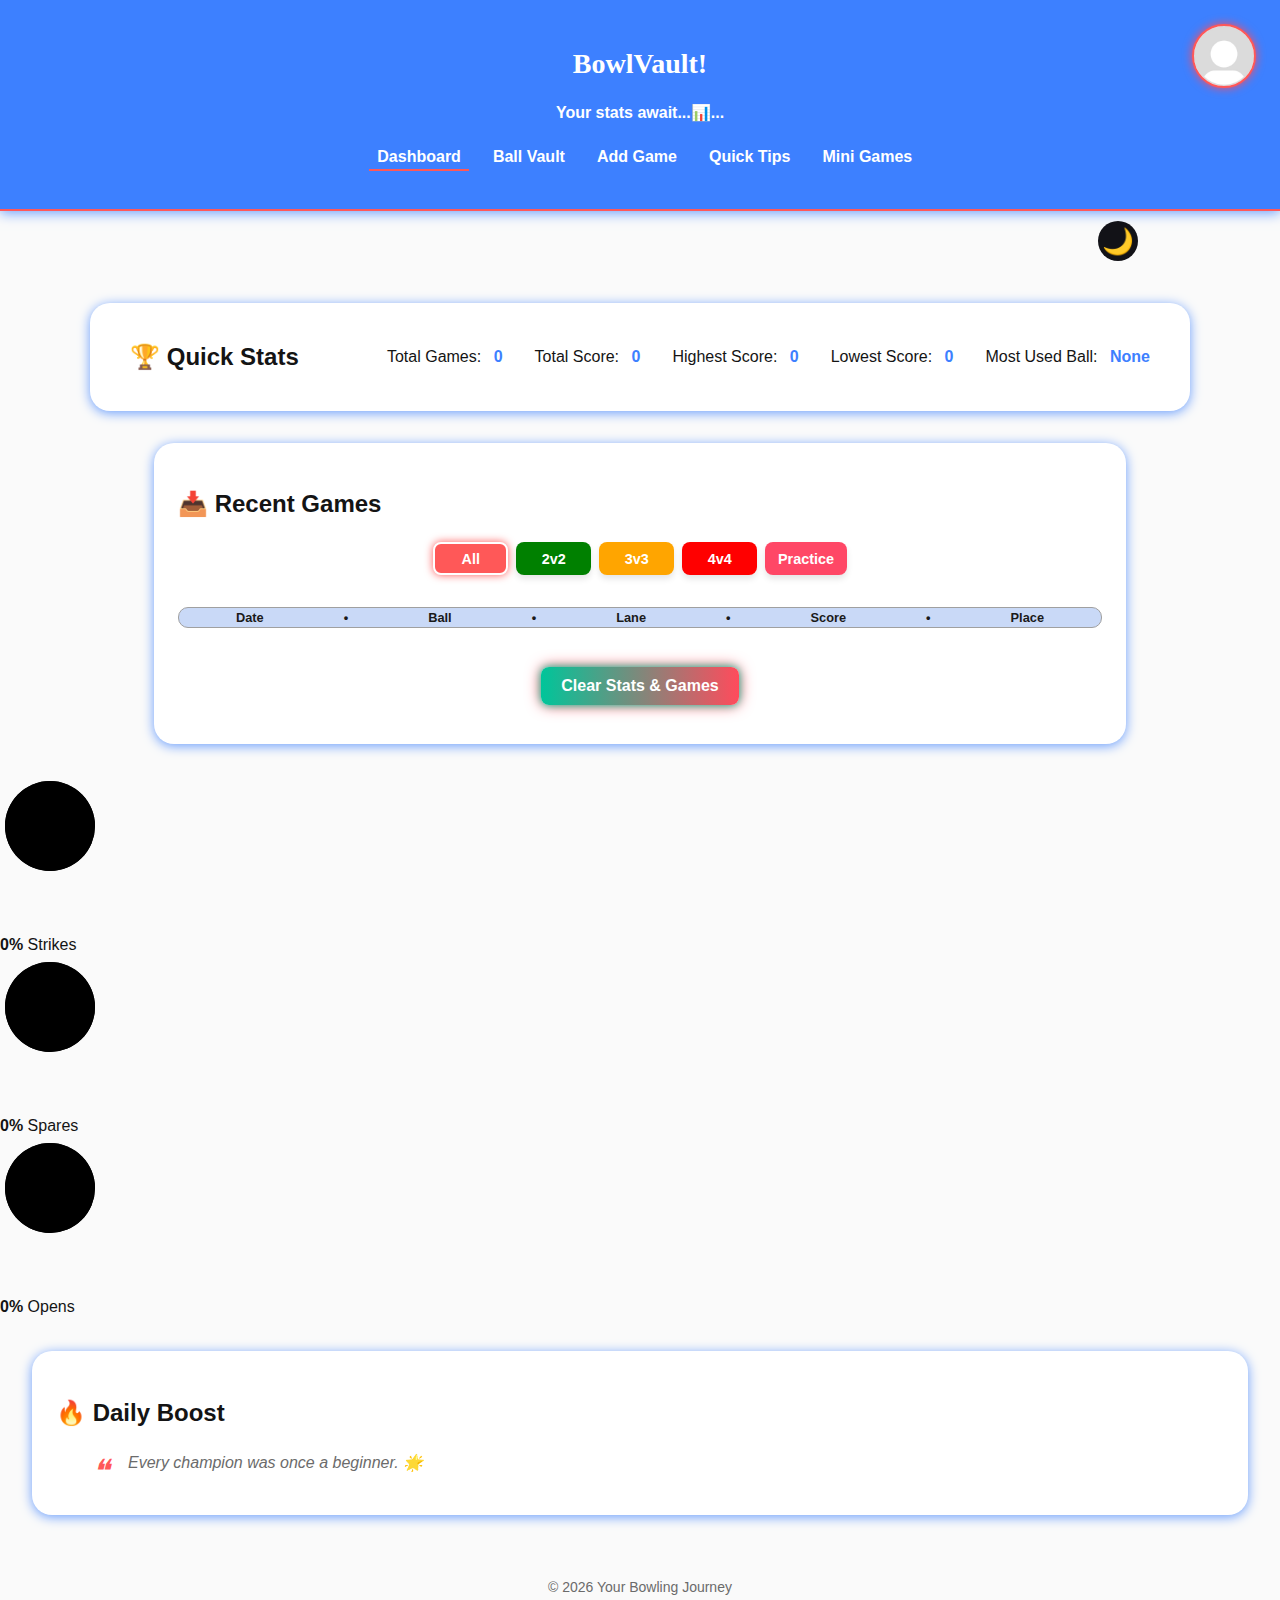
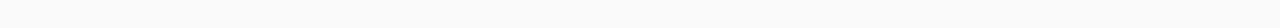
<file: index.html>
<!DOCTYPE html>
<html lang="en">
<head>
    <meta charset="UTF-8">
    <meta name="viewport" content="width=device-width, initial-scale=1.0">
    <title>BowlVault - dashboard</title>
    <link rel="stylesheet" href="style.css" />
    <script src="script.js" defer></script>

    <!-- === To Work on Phone === -->
    <link rel="manifest" href="manifest.json">
</head>
<body>

  <header>
    <h1 id="title">BowlVault!</h1>
    <p class="sub-title">Your stats await...📊...</p>   
    <nav>
        <ul>
            <li><a href="index.html" aria-current="page">Dashboard</a></li>
            <li><a href="vault.html">Ball Vault</a></li>               
            <li><a href="game.html">Add Game</a></li>
            <li><a href="coach.html">Quick Tips</a></li>
            <li><a href="mini.html" class="mini">Mini Games</a></li>
        </ul>
       <div id="profile-circle" class="profile"></div> 
    </nav> 
  </header>

    <!-- === Dark-mode btn === -->
  <div class="header-button-container">
    <button id="theme-toggle" class="neon-btn" aria-label="Toggle dark/light mode">
        <span class="emoji">🌙</span>
    </button>
  </div>

  <!-- Quick stats -->
  <main class="dashboard">
    <section class="summary">
      <h2>🏆 Quick Stats</h2>
      <ul>
        <li>Total Games: <span id="gamesPlayed">0</span></li>
        <li>Total Score: <span id="gamesScore">0</span></li>
        <li>Highest Score: <span id="highScore">0</span></li>
        <li>Lowest Score: <span id="lowScore">0</span></li>
        <li>Most Used Ball: <span id="favoriteBall">None</span></li>
      </ul>
    </section>

    <section class="recent-games">
        <h2>📥 Recent Games</h2>

        <!-- Sort/filter btns -->
        <div class="game-sort">
            <button class="sort-btn" data-mode="all">All</button>
            <button class="sort-btn" data-mode="2v2">2v2</button>
            <button class="sort-btn" data-mode="3v3">3v3</button>
            <button class="sort-btn" data-mode="4v4">4v4</button>
            <button class="sort-btn" data-mode="practice">Practice</button>
        </div>

        <!-- Subhead -->
        <small class="game-subhead">
          <span>Date</span>
          <span>•</span>
          <span>Ball</span>
          <span>•</span>
          <span>Lane</span>
          <span>•</span>
          <span>Score</span>
          <span>•</span>
          <span>Place</span>
        </small>   

        <!-- === Scrollable wrapper for games === -->
        <div class="recent-games-wrapper">
            <ul id="gameList">
              <!-- JS will add games here -->
            </ul>
        </div> 
        
        <!-- === Clear all btn === -->
        <div class="clear-btn-container">
          <button id="clearRecentGames" class="main-btn">Clear Stats & Games</button>
        </div>

    </section>        
  </main>


  <!-- === Frame Stats === -->
  <section class="frame-stats">

    <div class="circles">
      <div class="circle" data-percent="0" id="strikeCircle">
        <svg>
          <circle class="bg" cx="50" cy="50" r="45"></circle>
          <circle class="progress" cx="50" cy="50" r="45"></circle>
        </svg>
        <div class="label">
          <strong id="strikePercent">0%</strong>
          <span>Strikes</span>
        </div>
      </div>

      <div class="circle" data-percent="0" id="spareCircle">
        <svg>
          <circle class="bg" cx="50" cy="50" r="45"></circle>
          <circle class="progress" cx="50" cy="50" r="45"></circle>
        </svg>
        <div class="label">
          <strong id="sparePercent">0%</strong>
          <span>Spares</span>
        </div>
      </div>

      <div class="circle" data-percent="0" id="openCircle">
        <svg>
          <circle class="bg" cx="50" cy="50" r="45"></circle>
          <circle class="progress" cx="50" cy="50" r="45"></circle>
        </svg>
        <div class="label">
          <strong id="openPercent">0%</strong>
          <span>Opens</span>
        </div>
      </div>
    </div>

  </section>


  <!-- === Daily boost === -->
  <section class="motivational-quote">
    <h2>🔥 Daily Boost</h2>
    <blockquote id="quote">
      "Hard work beats talent when talent doesn't work hard."
    </blockquote>
  </section>   

<footer>
  <p id="footer-year">&copy; 2025 Your Bowling Journey</p>
</footer>


<!-- === Profile Modal === -->
<div id="profile-modal" class="profile-modal hidden">
  <div class="profile-content">
    <span class="close-btn" id="close-btn">👋</span>

    <div id="profile-pic-preview" class="profile-pic-preview" title="Click to change">
      <div id="profile-pic-img" src="./images/default-profile-img.jpg"></div>
    </div>
    <input type="file" id="profile-pic" accept="image/*" style="display: none;">

    <div class="inline-field">
      <label for="first-name">First Name:</label>
      <input type="text" id="first-name">
    </div>
    <div class="inline-field">
      <label for="surname">Surname:</label>
      <input type="text" id="surname">
    </div>
    <div class="inline-field">
      <label for="gamer-name">Gamer Name:</label>
      <input type="text" id="gamer-name">
    </div>

    <label class="center-labels">Handedness:</label>
    <div class="hand-switch">
      <input type="radio" id="hand-1-left" name="handed" value="1L"><label for="hand-1-left">✋</label>
      <input type="radio" id="hand-1-right" name="handed" value="1R"><label for="hand-1-right">🤚</label>
      <input type="radio" id="hand-2-left" name="handed" value="2L"><label for="hand-2-left">✋-🤲</label>
      <input type="radio" id="hand-2-right" name="handed" value="2R"><label for="hand-2-right">🤲-🤚</label>
    </div>

    <label class="center-labels">Playing Purpose:</label>
    <div class="purpose-options">
      <button class="tag" data-value="Fun">Just for Fun</button>
      <button class="tag" data-value="League">League</button>
      <button class="tag" data-value="Practice">Practice</button>
      <button class="tag" data-value="Tournament">Tournaments</button>
    </div>

    <div class="inline-field fav-ball-name-field">
      <label for="fav-ball-name">Favorite Ball Name:</label>
      <input type="text" id="fav-ball-name" class="fav-input">
    </div>

    <div class="ball-row">
      <div class="ball-weight-group">
        <label for="ball-weight" class="form-label">Ball Weight (lbs):</label>
        <input type="number" id="ball-weight" class="short-input" />
      </div>

      <div class="fav-ball-group">
        <label for="fav-ball" class="form-label">Favorite Ball:</label>
        <img class="fav-ball-pic" id="fav-ball">
        <input type="file" id="fav-ball-img" accept="image/*" style="display: none;">
      </div>
    </div>

    <button id="save-profile">Save</button>
  </div>
</div>


<!-- === Click game pop up modal (single game) === -->
<div id="test-game-modal" class="hidden">
  <div class="modal-content"></div>
</div>


<!-- === To work on phone === -->
<script>
  if ('serviceWorker' in navigator) {
    window.addEventListener('load', () => {
      navigator.serviceWorker.register('sw.js')
        .then(reg => console.log('Service Worker registered!', reg))
        .catch(err => console.log('Service Worker failed:', err));
    });
  }
</script>

</body>
</html>
</file>
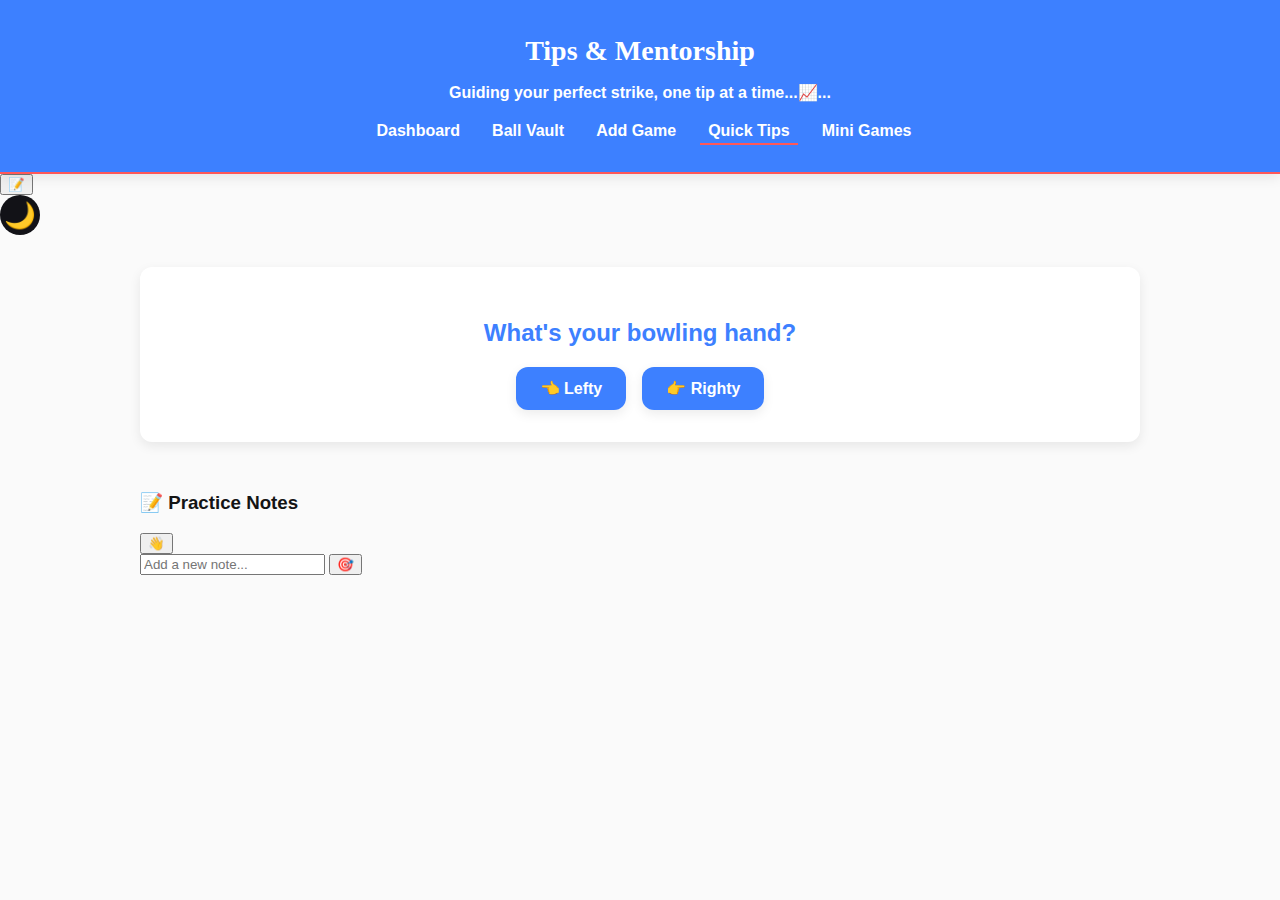
<file: coach.html>
<!DOCTYPE html>
<html lang="en">
<head>
  <meta charset="UTF-8" />
  <meta name="viewport" content="width=device-width, initial-scale=1.0"/>
  <title>BowlVault - Coaching</title>

  <link rel="stylesheet" href="coach.css" />
  <script src="coach.js" defer></script>
</head>

<body>
  <header>
    <h1 id="title">Tips & Mentorship</h1>
    <h3 class="sub-title">Guiding your perfect strike, one tip at a time...📈...</h3>
    <nav>
      <ul>
        <li><a href="index.html">Dashboard</a></li>
        <li><a href="vault.html">Ball Vault</a></li>       
        <li><a href="game.html">Add Game</a></li>
        <li><a href="coach.html" class="active" aria-current="page">Quick Tips</a></li>
        <li><a href="mini.html" class="mini">Mini Games</a></li>
      </ul>
    </nav>
  </header>

  <!-- === Notes & Dark mode === -->
  <div class="header-action-row">
    <button id="note-toggle" class="plain-btn" aria-label="Open notes">
      <span class="emoji">📝</span>
    </button>

    <button id="theme-toggle" class="neon-btn" aria-label="Toggle dark/light mode">
      <span class="emoji">🌙</span>
    </button>
  </div>

  <!-- === Coaching section === -->
  <main id="coach-container">

    <!-- Step 1: Select bowling hand -->
    <section id="step-1" class="step">
      <h2>What's your bowling hand?</h2>
      <div class="choice-group">
        <button class="choice-btn" data-hand="left">👈 Lefty</button>
        <button class="choice-btn" data-hand="right">👉 Righty</button>
      </div>
    </section>

    <!-- Step 2: Select bowling style -->
    <section id="step-2" class="step hidden">
      <h2>What's your bowling style?</h2>
      <div class="choice-group">
        <button class="choice-btn" data-style="1-handed">☝️ One - Handed</button>
        <button class="choice-btn" data-style="2-handed">✌ Two - Handed</button>
      </div>
    </section>

    <!-- === Coaching tips section === -->
    <section id="tips-section" class="hidden">
      <h2 id="tips-title">🏆 Your Tips</h2>
      <div id="categories-container">
        <!-- Category cards inserted here by JS -->
      </div>
    </section>

    <!-- === Notes === -->
    <div id="note-popup" class="note-hidden">
      <div class="note-header">
        <h3>📝 Practice Notes</h3>
        <button id="close-note" aria-label="Close note">👋</button>
      </div>

      <div class="note-input">
        <input type="text" id="note-text" placeholder="Add a new note..." />
        <button id="add-note">🎯</button>
      </div>

      <ul id="note-list"></ul>
    </div>

  </main>

</body>
</html>
</file>
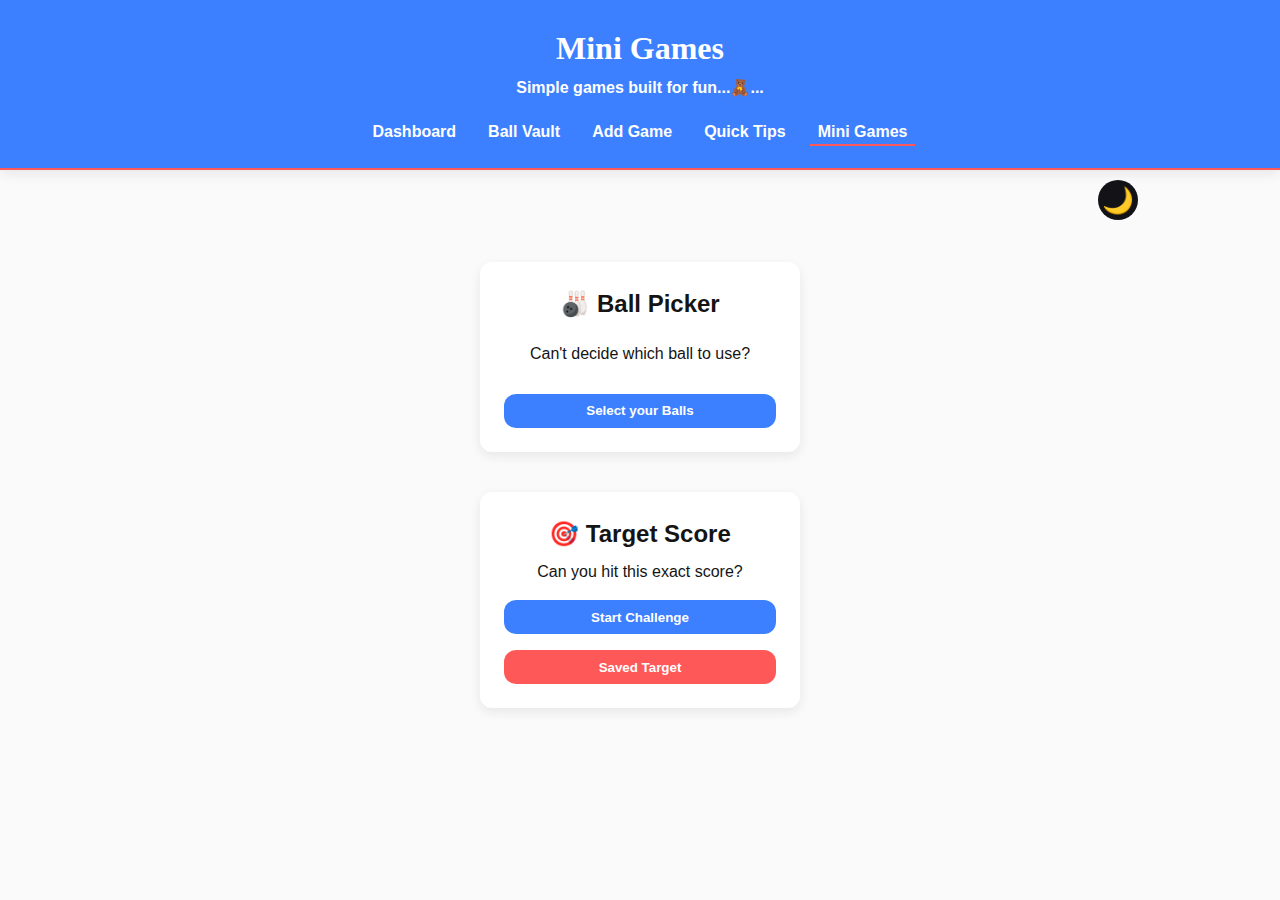
<file: mini.html>
<!DOCTYPE html>
<html lang="en">
<head>
  <meta charset="UTF-8" />
  <meta name="viewport" content="width=device-width, initial-scale=1.0" />
  <title>Koko's Shop</title>
  <link rel="stylesheet" href="mini.css">
  <script src="mini.js" defer></script>

  <link href="https://fonts.googleapis.com/css2?family=Poppins:wght@300;400;500;600;700&display=swap" rel="stylesheet" />
  <link rel="stylesheet" href="https://cdnjs.cloudflare.com/ajax/libs/font-awesome/6.5.0/css/all.min.css" crossorigin="anonymous" />
</head>
<body>

  <header class="koko-header">
    <div class="header-title">
      <h1>Mini Games</h1>
      <p class="sub-title">Simple games built for fun...🧸...</p>
    </div>

    <nav>
      <ul>
        <li><a href="index.html">Dashboard</a></li>
        <li><a href="vault.html">Ball Vault</a></li>       
        <li><a href="game.html">Add Game</a></li>
        <li><a href="coach.html">Quick Tips</a></li>
        <li><a href="mini.html" class="mini" aria-current="page">Mini Games</a></li>
      </ul>
    </nav>
  </header>

  <!-- === Dark-mode btn === -->
  <div class="header-button-container">
    <button id="theme-toggle" class="neon-btn" aria-label="Toggle dark/light mode">
      <span class="emoji">🌙</span>
    </button>
  </div>

  <main class="mini-container">

    <div class="mini-card">
      <h2>🎳 Ball Picker</h2>
      <p>Can't decide which ball to use?</p>
      <button id="selectBallsBtn" class="mini-btn">Select your Balls</button>
    </div>


    <div class="mini-card">
      <h2>🎯 Target Score</h2>
      <p>Can you hit this exact score?</p>
      <button id="startTargetBtn" class="mini-btn">Start Challenge</button>
      <button id="targetWallBtn" class="mini-btn secondary">Saved Target</button>
    </div>

  </main>


      <!-- === Ball Picker Modal === -->
      <div id="ball-picker-modal" class="modal hidden">
        <div class="modal-content">

          <h3>Ball Picker</h3>

          <!-- Spinner Image -->
          <div class="spinner-circle">
            <img id="ball-image">
          </div>

          <!-- Result Text -->
          <p id="result-text">Spinning...</p>

          <!-- Hint -->
          <p class="hint">📸 Take a screenshot so you don't forget</p>

          <!-- Modal Actions -->
          <div class="modal-actions">
            <button id="retry" class="mini-btn">Retry</button>
            <button id="done" class="mini-btn secondary">Done</button> 
          </div>
        </div>
      </div>


      <!-- === Score Target Modal === -->
      <div id="target-modal" class="modal hidden">
        <div class="modal-content">

          <!-- Close and Dashboard Pen -->
          <button id="closeTargetModal" class="modal-close">👋</button>

          <h3>Choose Difficulty</h3>

          <div class="difficulty-options">
            <div class="diff-row">
              <div class="diff-option">
                <button class="mini-btn diff-btn" data-mode="low">Low</button>
                <span class="range-label">60 - 110</span>
              </div>
              <div class="diff-option">
                <button class="mini-btn diff-btn" data-mode="medium">Medium</button>
                <span class="range-label">111 - 180</span>
              </div>
            </div>

            <div class="diff-row">
              <div class="diff-option">
                <button class="mini-btn diff-btn" data-mode="high">High</button>
                <span class="range-label">181 - 260</span>
              </div>
              <div class="diff-option">
                <button class="mini-btn secondary diff-btn" data-mode="random">Random</button>
                <span class="range-label">60 - 300</span>
              </div>
            </div>
          </div>

          <div id="target-result" class="target-result">
            <p class="target-label">🎯 Target Score</p>
            <div id="target-number">000</div>

            <div class="modal-actions">
              <button id="retryTarget" class="mini-btn">Retry</button>
              <button id="saveTarget" class="mini-btn secondary">Save</button>
            </div>
          </div>

        </div>
      </div>

      <!-- === Brick Wall Modal / Target Wall === -->
      <div id="target-wall-modal" class="modal hidden">
        <div class="modal-content">

          <!-- Close button -->
          <button id="closeWallModal" class="modal-close">👋</button>

          <h3>📌 Saved Targets</h3>
          <div id="brick-wall" class="brick-wall">
            <!-- Bricks will be dynamically added here -->
          </div>

          <button id="clearWallBtn" class="clear-wall-btn">Clear All</button>
        </div>
      </div>

      <!-- === Delete ball modal === -->
      <div id="clearAllModal" class="modal hidden">
        <div class="modal-box">

          <p>Are you sure you want to delete all saved targets?<br>
            <strong>This can't be undone.</strong>
          </p>

          <div class="modal-buttons">
            <button id="confirmClearAll" class="btn confirm">Yes, Delete All</button>
            <button id="cancelClearAll" class="btn cancel">Cancel</button>
          </div>
          
        </div>
      </div>

</body>
</html>
</file>
<file: style.css>
/* 1. style.css */

*::before,
*::after {
    box-sizing: border-box;
    margin: 0;
    padding: 0;
}

html {
    font-size: 16px;
    scroll-behavior: smooth;
}

html, body {
  width: 100%;
  overflow-x: hidden;
  margin: 0;
  padding: 0;
  box-sizing: border-box;
}

body {
    font-family: "Segoe UI", Roboto, Helvetica, Arial, sans-serif;
    line-height: 1.5;
    color: #141414;
    background: #fafafa;
    display: flex;
    flex-direction: column;
    min-height: 100dvh;
}

:root {
    --clr-prim: #3d80ff;
    --clr-sec: #ff5858;
    --clr-bg-card: #fff;
    --clr-bg-page: #fafafa;
    --clr-text-muted: #6b6b6b;
    --radius: 0.75rem;
    --shadow: 0 2px 12px #699dfc;
}

/* Header & Nav Bar */

header {
  background: var(--clr-prim);
  color: #fff;
  padding: 1.5rem 1rem;
  text-align: center;
  box-shadow: var(--shadow);
  border-bottom: 2px solid var(--clr-sec);
}

/* === Logo img === */



header h1 {
    font-size: 1.75rem;
    margin-bottom: 0.75rem;
    text-align: center;
}

.sub-title {
  font-size: 1rem;
  color: #fff;
  margin-bottom: 20px;
  font-weight: 600;
}

#title {
    font-family: Cambria, Cochin, Georgia, Times, 'Times New Roman', serif;
}

/* Nav */

nav ul {
    list-style: none;
    display: flex;
    flex-wrap: wrap;
    gap: 1rem;
    justify-content: center;
    padding-left: 0.6rem;
}

nav a {
    color: #fff;
    text-decoration: none;
    font-weight: 600;
    position: relative;
    padding: 0.25rem 0.5rem;
    transition: opacity 0.2s ease;
}

nav a::after {
    content: "";
    position: absolute;
    left: 0;
    bottom: -2px;
    height: 2px;
    width: 100%;
    background: var(--clr-sec);
    opacity: 0;
    transform: translateY(4px);
    transition: all 0.2s ease;
}

nav a:hover {
    opacity: 0.9;
}

nav a:hover::after,
nav a[aria-current="page"]::after {
    opacity: 1;
    transform: translateY(0);
}

/* Main Dashboard Grid */

main.dashboard {
    width: 95%;
    max-width: 1100px;
    margin: 2rem auto;
    display: grid;
    grid-template-columns: 1fr;
    grid-auto-rows: min-content;
    gap: 2rem;
}

/* Summary (Quick Stats) */
.summary {
    background: var(--clr-bg-card);
    border-radius: var(--radius);
    padding: 1rem;
    box-shadow: var(--shadow);
}

/* Summary List */
.summary ul {
    list-style: none;
    display: grid;
    gap: 0.5rem;
}

.summary li {
    font-weight: 500;  
}

.summary li span {
  margin-left: 0.5rem; 
}

.summary span {
    font-weight: 700;
    color: var(--clr-prim);
}

/* Recent Games Section */
.recent-games {
    background: var(--clr-bg-card);
    border-radius: var(--radius);
    padding: 1.5rem;
    box-shadow: var(--shadow);
    grid-column: 1 / -1; /* full width */
    margin-left: 4rem;
}

/* Recent Games Header */
.recent-games h2 {
    margin-bottom: 0.25rem;
}

.game-subhead {
    display: flex;                 
    justify-content: center;
    text-align: center;
    margin-top: 0.5rem;
    margin-bottom: 0.5rem;
    font-size: 0.8rem;
    color: var(--card-bg);
    font-weight: 600;            
    gap: 4.5rem;
    background-color: #c9d9f7;
    border: 1px solid rgb(160, 160, 160);
    border-radius: 10px 10px 10px;
}

/* Recent Games List */
.recent-games ul {
    list-style: none;
    padding: 0;
    margin: 0;
    display: flex;
    flex-direction: column;
    gap: 0.5rem;
}

/* Each game as a single row */
.recent-games li {
    display: grid;
    grid-template-columns: repeat(5, 1fr); /* Date · Ball · Lane · Score · Place */
    gap: 0.5rem;
    padding: 0.5rem 0.75rem;
    background: #f1f5ff;
    border-radius: 0.5rem;
    font-size: 0.95rem;
    text-align: center;
    align-items: center;
}

/* Recent Games text styling */
.recent-games li span {
    font-weight: 700;
    color: var(--clr-prim);    
}

/* === Clear games button === */

.clear-btn-container {
    display: flex;
    justify-content: center;
    margin: 15px 0;
    margin-right: 8rem;
    text-align: left; 
}

/* Clear Button */
#clearRecentGames {
    padding: 10px 20px;
    font-size: 1rem;
    font-weight: bold;
    color: #fff;
    background: linear-gradient(90deg, #00c59a, #ff4b5c); 
    border: none;
    border-radius: 8px;
    cursor: pointer;
    box-shadow: 0 0 8px #00c59a, 0 0 15px #ff4b5c;
    transition: all 0.25s ease;
    margin-left: 8rem;
}

#clearRecentGames:hover {
    transform: scale(1.05);
    box-shadow: 0 0 12px #00c59a, 0 0 25px #ff4b5c;
}

/* Motivational Quote / Daily Boost */
.motivational-quote {
    background: var(--clr-bg-card);
    border-radius: var(--radius);
    padding: 1.5rem;
    box-shadow: var(--shadow);
    grid-column: 1 / -1; /* full width */
    margin: 2rem;
}

blockquote {
    font-style: italic;
    color: var(--clr-text-muted);
    position: relative;
    padding-left: 2rem;
}

blockquote::before {
    content: "❝";
    font-size: 2rem;
    position: absolute;
    left: -0.25rem;
    top: -0.25rem;
    color: var(--clr-sec);
}

/* Footer */
footer {
    text-align: center;
    margin-top: auto;
    padding: 1rem 0;
    font-size: 0.875rem;
    color: var(--clr-text-muted);
}

/* Responsive Layout */
@media (min-width: 600px) {
    main.dashboard {
        grid-template-columns: 1fr; /* keep single column, Recent Games full width */
    }

    /* Make summary span 2 cols */
    .summary {
        grid-column: span 2;
    }
}

@media (min-width: 920px) {
    main.dashboard {
        grid-template-columns: 1fr; /* still single column layout */
    }
       .summary {
        grid-column: span 3;
        display: flex;
        justify-content: space-around;
        align-items: center;
    }

    .summary ul {
        display: flex;
        gap: 2rem;
    }
}

/* Small Enhancements */
a,
button {
    cursor: pointer;
}

button:disabled {
    opacity: 0.6;
    cursor: not-allowed;
}

/* Responsive tweaks */
@media (max-width: 500px) {
    .recent-games li {
        grid-template-columns: repeat(5, 1fr); /* still show in a row */
        font-size: 0.70rem;
    }

    .game-subhead {
        font-size: 0.75rem;
        max-width: 100%;
        box-sizing: border-box;
    }
}



/* === Scroll & Sizing ===*/

/* Wrapper for Recent Games to make it scrollable */
.recent-games-wrapper {
    max-height: 300px; 
    overflow-y: auto; 
}

/* Scrollbar styling for modern look */
.recent-games-wrapper::-webkit-scrollbar {
    width: 8px;
}

.recent-games-wrapper::-webkit-scrollbar-thumb {  
  background-color: var(--clr-prim); 
  border-radius: 4px;
}

body.dark-mode .recent-games-wrapper::-webkit-scrollbar-thumb {
    background-color: var(--clr-sec);
    border-radius: 4px;
}

.recent-games-wrapper::-webkit-scrollbar-track {
    background: #e0e0e0;
}

#gameList {
    display: flex;
    flex-direction: column;
    gap: 0.75rem; 
    padding: 0.5rem 0; 
}

/* Dashboard flex for small screens */
@media (max-width: 920px) {
    main.dashboard {
        display: flex;
        flex-direction: column;
        gap: 1.5rem;
    }

    .summary,
    .recent-games {
        margin-left: 0;
    }
}

/* Quick Stats flex for small screens */
@media (max-width: 600px) {
    .summary ul {
        display: flex;
        flex-direction: column;
        gap: 0.5rem;
    }

    .game-subhead {
        flex-direction: row;
        gap: 1rem;
        font-size: 0.75rem;
        padding: 0.20rem 0.5rem;
        max-width: 100%;
        box-sizing: border-box;
    }
}






/* === Dark Mode === */

/* Title Neon glow in dark mode */
body.dark-mode #myBallVaultTitle {
  color: var(--clr-prim);
  text-shadow:
    0 0 6px var(--clr-prim),
    0 0 15px var(--clr-prim),
    0 0 20px var(--clr-sec);
}

/* Add Ball form wrapper - dark mode background & border */
body.dark-mode .add-new-wrapper {
  background: #00ffc8;
  border: 2px dashed var(--clr-prim);
  padding: 1rem;
  border-radius: var(--radius);
  box-shadow: 0 0 10px var(--clr-prim);
  color: #ddd;
}


/* Dark mode toggle button */

/* Neon toggle button container */
.header-button-container {
  position: relative;
  left: 85%;
  margin: 10px;
}

/* Neon toggle button */
.neon-btn {
  background: #121217;
  border: none;
  border-radius: var(--radius);
  padding: 0.25rem 0.5rem;
  font-weight: 600;
  cursor: pointer;
  font-size: 1rem;
  user-select: none;
  display: flex;
  align-items: center;
  justify-content: center;
  width: 40px;
  height: 40px;
}

.neon-btn:hover {
  background: var(--clr-sec);
  color: #111;
  box-shadow:
    0 0 10px var(--clr-sec),
    0 0 18px var(--clr-sec),
    0 0 25px var(--clr-prim);
}

/* Emoji inside the neon toggle button */
.neon-btn .emoji {
  display: inline-block;
  font-size: 1.6rem;
  transition: transform 0.3s ease, opacity 0.3s ease;
}

.neon-btn.toggled .emoji {
  transform: rotate(360deg) scale(1.2);
  opacity: 0.8;
}





/* === Dark mode === */

:root {
  --bg: #121212;
  --card-bg: #1a1a1a;
  --accent: #00ffc8;
  --accent-pink: #ff4b5c;
  --accent-yellow: #fcd34d;
  --text: #f5f5f5;
  --subtext: #cccccc;
  --radius: 1.25rem;
  --shadow-dark: 0 1px 10px #03d3a6;
}

body.dark-mode {
    background: #111;
    color: #eee;
}

body.dark-mode header {
    background: #222;
    color: var(--accent);
    box-shadow: var(--shadow-dark);
    border-bottom: 2px solid var(--accent);
}

body.dark-mode #title {
    text-shadow:
        0 0 6px var(--accent),
        0 0 15px var(--accent-pink),
        0 0 20px var(--accent-pink);
}

/* Sut title */
body.dark-mode .sub-title {
  color: var(--clr-sec);
}

/* Nav */
body.dark-mode nav ul {
  justify-content: center;
  gap: 1.5rem;
}

body.dark-mode nav a {
  color: var(--text);
  font-weight: 500;
  font-size: 0.95rem;
  position: relative;
  padding: 0.4rem 0.6rem;
  transition: color 0.3s ease;
  text-decoration: none;
}

body.dark-mode nav a::after {
  content: "";
  position: absolute;
  left: 0;
  bottom: -3px;
  height: 2px;
  width: 100%;
  background-color: var(--accent);
  transform: scaleX(0);
  transition: transform 0.3s ease;
  transform-origin: right;
}

body.dark-mode nav a:hover,
body.dark-mode nav a[aria-current="page"] {
  color: var(--clr-sec);
  text-shadow:
    0 0 6px var(--clr-sec),
    0 0 10px var(--clr-sec);
}

body.dark-mode nav a:hover::after,
body.dark-mode nav a[aria-current="page"]::after {
  transform: scaleX(1);
  transform-origin: left;
}

/* info boxes */

body.dark-mode main.dashboard .summary,
body.dark-mode main.dashboard .recent-games,
body.dark-mode main.dashboard .motivational-quote {
    background: #1a1a1a;
    color: #eee;
    box-shadow: var(--shadow-dark);
}

body.dark-mode .motivational-quote {
  margin: 2rem;
  background: #1a1a1a;
  box-shadow: var(--shadow-dark);
}

body.dark-mode .recent-games li {
    background: #252525;
    color: #eee;
}

body.dark-mode .summary span,
body.dark-mode .recent-games li span {
    color: #00ffc8;
}

body.dark-mode blockquote {
    color: #aaa;
}

body.dark-mode blockquote::before {
    color: #f0f;
}

body.dark-mode footer {
    color: #777;
}

body.dark-mode .game-subhead {
    color: #c7c7c7;
    background-color: #2c2c2c;
    border: 1px solid var(--clr-text-muted);
    border-radius: 10px 10px 10px;
}

/* Optional: Logo neon glow (if needed) */
body.dark-mode .logo,
body.dark-mode .corner-logo {
  filter: drop-shadow(0 0 5px #0ff);
  border: 2px solid var(--accent);
}






/* === Profile Circle Button === */

#profile-circle {
  position: absolute;
  width: 60px;
  height: 60px;
  border-radius: 50%;
  overflow: hidden;
  cursor: pointer;
  border: 2px solid var(--clr-sec);
  top: 1.5rem;
  right: 1.5rem;
  z-index: 1000;
  background-color: var(--bg-sec);
  filter: drop-shadow(0 0 5px #ff4b5c);
}

#profile-circle img {
  width: 100%;
  height: 100%;
  object-fit: cover;
  display: block;
}

/* Fix for small screens */
@media (max-width: 600px) {
  #profile-circle {
    width: 70px;  /* slightly bigger for mobile visibility */
    height: 70px;
  }

  #profile-circle img {
    width: 100%;
    height: 100%;
    object-fit: cover;
  }
}

.hidden {
  display: none !important;
}

/* === Profile Modal Visibility === */
.profile-modal.hidden {
  display: none;
}

.profile-modal.active {
  display: flex;
}



/* === Profile === */

body.modal-open {
  overflow: hidden;
}

.profile-modal {
  position: fixed;
  top: 50%;
  left: 50%;
  width: 95%;
  max-width: 520px;
  max-height: 90vh;
  background: #fff;
  color: #222;
  transform: translate(-50%, -50%);
  border: 2px dashed var(--clr-prim);
  border-radius: 12px;
  box-shadow: 0 0 20px rgba(0,0,0,0.2);
  overflow-y: auto;
  padding: 1.2rem 1.5rem 3.5rem;
  display: none;
  flex-direction: column;
  gap: 0.8rem;
  z-index: 9999;
  max-height: 90vh;
  overflow-y: auto;
}

.profile-modal.active {
  display: flex;
}

#profile-modal {
  opacity: 0;
  pointer-events: none;
}

/* Close Button */
.close-btn {
  position: absolute;
  top: 1.2rem;
  right: 1rem;
  font-size: 1.5rem;
  background: transparent;
  border: none;
  cursor: pointer;
  transition: transform 0.3s ease;
  color: var(--clr-prim);
}

.close-btn:hover {
  transform: rotate(90deg);
}

/* Inline Fields is Ball Weight */
.inline-field {
  display: flex;
  align-items: center;
  justify-content: space-between;
  margin-right: 4rem;
  margin-bottom: 0.8rem;
  margin-top: 0.8rem;
  gap: 0.2rem;
}

.inline-field label {
  font-size: 0.85rem;
  flex: 1;
  font-weight: 500;
}

.inline-field input {
  flex: 2;
  padding: 0.3rem 1rem;
  font-size: 0.85rem;
  border: 1px solid #ccc;
  border-radius: 6px;
  background: #fff;
  color: #111;
}

#ball-weight {
  width: 70px !important;
  flex: 0 0 auto;
  padding: 0.3rem;
}

/* Centered Labels */

.handedness-label,
.purpose-label {
  text-align: center;
  font-size: 0.85rem;
  font-weight: 500;
  margin: 0.3rem 0;
  color: #333;
}

/* Handedness Switch */
.hand-switch {
  display: flex;
  justify-content: space-between;
  gap: 0.4rem;
  margin-bottom: 1rem;
}

.hand-switch input[type="radio"] {
  display: none;
}

.hand-switch label {
  flex: 1;
  text-align: center;
  background: #eee;
  padding: 0.45rem;
  border-radius: 6px;
  font-size: 1rem;
  cursor: pointer;
  border: 1px solid #ccc;
  transition: background 0.2s ease;
}

.hand-switch input[type="radio"]:checked + label {
  background: var(--clr-prim);
  color: #fff;
  border-color: var(--clr-prim);
}

/* Purpose Buttons */
.purpose-options {
  display: flex;
  flex-wrap: wrap;
  gap: 0.4rem;
  justify-content: center;
  margin-top: 0.3rem;
  margin-bottom: 2rem;
}

.tag {
  background: #eee;
  color: #333;
  border: 1px solid #ccc;
  border-radius: 20px;
  padding: 0.35rem 0.9rem;
  font-size: 0.8rem;
  cursor: pointer;
  transition: background 0.2s ease, color 0.2s ease, border 0.2s ease;
}

.tag:hover {
  background: var(--clr-prim);
  color: #fff;
  border-color: var(--clr-prim);
}

.tag.selected {
  background: var(--clr-sec);
  color: #fff;
  border-color: var(--clr-sec);
  box-shadow: 0 0 6px var(--clr-sec);
}

/* center-labels */
.center-labels {
  display: flex;
  justify-content: center;
  align-items: center;
  margin: 1rem;
  font-weight: bold;
}

/* Profile Pic */
.profile-pic-preview {
  width: 120px;
  height: 120px;
  margin: 0 auto;
  border-radius: 50%;
  background-color: #bbb;
  background-size: cover;
  background-position: center;
  border: 2px solid var(--clr-prim);
  box-shadow: 0 0 6px var(--clr-prim);
  cursor: pointer;
  transition: transform 0.2s ease;
}

.profile-pic-preview:hover {
  transform: scale(1.1);
  border: 2px solid var(--clr-sec);
  box-shadow: 0 0 8px var(--clr-sec);
}

/* Ball Row */

.ball-row {
  display: flex;
  align-items: center;
  gap: 2rem;
  margin-top: 0.8rem;
  flex-wrap: wrap;
}

.form-label {
  font-weight: bold;
  font-size: 0.85rem;
}

.short-input {
  flex: 2;
  padding: 0.3rem 1rem;
  font-size: 0.85rem;
  border: 1px solid #ccc;
  border-radius: 6px;
  background: #fff;
  color: #111;
}

.ball-row .inline-field {
  flex: 1;
  margin: 0;
}

.ball-row .inline-field input {
  width: 80px;
  padding: 0.25rem 0.5rem;
  font-size: 0.8rem;
}

.ball-row label[for="fav-ball"] {
  font-size: 0.85rem;
  font-weight: bold;
  margin-top: 0;
}

.fav-ball-group {
  display: flex;
  align-items: center;
  gap: 0.5rem;
}

.fav-ball-pic {
  width: 48px;
  height: 48px;
  border-radius: 50%;
  border: 2px solid var(--clr-prim);
  object-fit: cover;
  cursor: pointer;
  transition: transform 0.2s ease;
}

.fav-ball-pic:hover {
  transform: scale(1.1);
  border: 2px solid var(--clr-sec);
  box-shadow: 0 0 8px var(--clr-sec);
}

.ball-weight-group,
.fav-ball-group {
  display: flex;
  align-items: center;
  gap: 0.5rem; /* spacing between label and field/image */
}

/* Save Button */
#save-profile {
  width: 100%;
  margin-top: 1rem;
  padding: 0.65rem;
  background: #0070f3;
  color: #fff;
  font-weight: 600;
  border: none;
  border-radius: 8px;
  cursor: pointer;
  font-size: 0.95rem;
  transition: background 0.25s ease;
}

#save-profile:hover {
  background: var(--clr-sec);
}

/* Scroll Styling */
.profile-modal::-webkit-scrollbar {
  width: 8px;
}
.profile-modal::-webkit-scrollbar-thumb {
  background: #ccc;
  border-radius: 4px;
}

input:focus {
  outline: none;
  border: 2px solid #3d80ff; /* bright blue */
  box-shadow: 0 0 3px #3d80ff;
}

input {
  text-align: center;
  font-family: Cambria, Cochin, Georgia, Times, 'Times New Roman', serif;
}


@media (max-width: 600px) {
  #profile-circle {
    width: 60px;
    height: 60px;
    top: 1rem;
    right: 1rem;
  }

  /* Smaller Logo */
  .corner-logo {
    top: 1rem;
    left: 1rem;
    height: 60px; 
  }

  .profile-modal {
    width: 95%; 
    padding: 1rem;
    top: 50%;
    left: 50%;
    transform: translate(-50%, -50%);
    border-radius: 0.5rem;
  }

  .profile-content {
    gap: 0.75rem;
  }

  .inline-field {
    flex-direction: column;
    align-items: center;
    gap: 0.25rem;
    margin: 0;
    margin-top: 1rem;
  }

  /* Ball Row */
  .ball-row {
    flex-direction: row;         /* weight + favorite ball side by side */
    justify-content: flex-start;
    gap: 1.5rem;                /* spacing between weight and ball */
    margin-left: 0;
  }

  /* Ball weight group */
  .ball-weight-group {
    flex: 0 0 auto;             /* don’t stretch */
  }

  /* Favorite Ball group */
  .fav-ball-group {
    display: flex;
    align-items: center;
    gap: 0.5rem;               /* space between image and input */
  }



  /* Ball weight input */
  #ball-weight {
    width: 60px;                /* smaller input to fit neatly */
    flex: 0 0 auto;
  }

  /* Favorite ball image circular */
  .fav-ball-group img {
    width: 50px;
    height: 50px;
    border-radius: 50%;
    object-fit: cover;
    object-position: center;
    border: 2px solid var(--clr-prim);
  }

  button#save-profile {
    padding: 0.5rem 1rem;
    font-size: 0.95rem;
  }

  .inline-field:nth-of-type(7) { 
    flex-direction: row;
    align-items: center;
    gap: 0.5rem; 
    width: auto;
    margin-left: 1rem;  
  }

  *, *::before, *::after {
    box-sizing: border-box;
  }
}





/* === DARK MODE FOR PROFILE MODAL === */

body.dark-mode .profile-modal {
  background: #1e1e1e;
  color: #eee;
  border-color: #00ffc8;
  box-shadow: 0 0 20px #00000080;
}

body.dark-mode .inline-field input,
body.dark-mode .short-input {
  background: #2a2a2a;
  color: #eee;
  border: 1px solid #555;
}

body.dark-mode .inline-field input:focus,
body.dark-mode .short-input:focus {
  border-color: #00ffc8;
  box-shadow: 0 0 4px #00ffc8;
}

body.dark-mode .hand-switch label {
  background: #333;
  color: #ccc;
  border-color: #555;
}

body.dark-mode .hand-switch input[type="radio"]:checked + label {
  background: #00ffc8;
  color: #000;
  border-color: #00ffc8;
}

body.dark-mode .tag {
  background: #333;
  color: #ccc;
  border-color: #555;
  box-shadow: 0 0 6px #00ffc8;
}

body.dark-mode .tag:hover,
body.dark-mode .tag.selected {
  background: #00ffc8;
  color: #000;
  border-color: #00ffc8;
}

body.dark-mode .profile-pic-preview,
body.dark-mode .fav-ball-pic {
  border-color: #00ffc8;
  box-shadow: 0 0 6px #00ffc8;
}

body.dark-mode #save-profile {
  background: #00ffc8;
  color: #000;
}

body.dark-mode #save-profile:hover {
  background: var(--clr-sec); /* optional: keep your alert red hover */
  color: #fff;
}

body.dark-mode .handedness-label,
body.dark-mode .purpose-label {
  color: #ccc;
}






/* === Game Mode Colors === */


.text-2v2 span {
    color: #2da000 !important; 
}

.text-3v3 span {
    color: #d18800 !important; 
}

.text-4v4 span {
    color: #fd1616 !important; 
}

.text-practice span {
    color: #ff4766 !important;
}

/* === Buttons Container === */

.game-sort {
    display: flex;
    justify-content: center;
    gap: 0.5rem;
    flex-wrap: wrap;
    margin-bottom: 1rem;  
}

/* === Base Button Styling === */

.sort-btn {
    padding: 0.4rem 0.8rem;
    min-width: 75px;
    border-radius: 8px;
    border: none;
    font-weight: bold;
    font-size: 0.90rem;
    cursor: pointer;
    transition: all 0.2s ease;
    text-align: center;
    color: #fff;
    box-shadow: 0 4px 6px #0000001a;
    margin-top: 1rem;
    margin-bottom: 1rem;
}


/* --- Light Mode Color-Coded Buttons --- */
.sort-btn[data-mode="all"]       {
   background-color: #1e90ff; 
}

.sort-btn[data-mode="2v2"]       {
   background-color: green; 
}

.sort-btn[data-mode="3v3"]       {
   background-color: orange; 
}

.sort-btn[data-mode="4v4"]       {
   background-color: red; 
}

.sort-btn[data-mode="practice"]  {
   background-color: #ff4766; 
}

/* Sort button active state */
.sort-btn.active {
  border: 2px solid #fff;
    box-shadow: 0 0 8px #fff;
    background-color: var(--clr-sec);
    color: #fff;
    box-shadow: 0 0 8px var(--clr-sec);
}


/* === Dark Mode === */

body.dark-mode .sort-btn {
    background-color: #333;
    color: #eee;
}

body.dark-mode .sort-btn[data-mode="all"]       {
  background-color: #1e90ff;   
}

body.dark-mode .sort-btn[data-mode="2v2"]       {
  background-color: #2a7f2a;   
}

body.dark-mode .sort-btn[data-mode="3v3"]       {
  background-color: #e69500;   
}

body.dark-mode .sort-btn[data-mode="4v4"]       {
  background-color: #b22222;   
}

body.dark-mode .sort-btn[data-mode="practice"]  {
  background-color: #e0405b;   
}



/* --- Dark Mode Hover Effect (keep same colors) --- */
body.dark-mode .sort-btn:hover {
    transform: translateY(-3px);
    box-shadow: 0 6px 10px #0000004d;
}

.sort-btn:hover {
    transform: translateY(-3px);
    box-shadow: 0 6px 10px #0000004d;
}



/* Phones */
@media (max-width: 600px) {
    .game-sort {
        gap: 0.25rem;
        justify-content: center;
        flex-wrap: nowrap;
        overflow-x: auto;
        padding: 0 0.5rem;
    }

    .sort-btn {
        padding: 0.3rem 0.6rem;
        min-width: 60px;
        font-size: 0.85rem;
    }
}

/* iPads (tablets) */
@media (min-width: 601px) and (max-width: 1024px) {
    .game-subhead {
        gap: 2.5rem;
    }
}

/* Laptops and up */
@media (min-width: 1025px) {
    .game-subhead {
        gap: 5rem;
    }
}



/* === Recent Games Pop Up === */
</file>
<file: mini.css>
*,
*::before,
*::after {
  box-sizing: border-box;
  margin: 0;
  padding: 0;
}

html {
  font-size: 16px;
  scroll-behavior: smooth;
}

html, body {
  width: 100%;
  overflow-x: hidden;
  margin: 0;
  padding: 0;
  box-sizing: border-box;
}

body {
  font-family: "Segoe UI", Roboto, Helvetica, Arial, sans-serif;
  line-height: 1.5;
  color: #141414;
  background: var(--clr-bg-page);
  display: flex;
  flex-direction: column;
  min-height: 100vh;
}

:root {
  --clr-prim: #3d80ff;
  --clr-sec: #ff5858;
  --clr-bg-card: #ffffff;
  --clr-bg-page: #fafafa;
  --clr-text-muted: #6b6b6b;
  --radius: 0.75rem;
  --shadow: 0 4px 12px #00000014;
}

/* Dark Mode Colors */
.dark-mode {
  --clr-prim: #00ffc8;
  --clr-sec: #ff4b5c;
  --clr-bg-card: #1a1a1a;
  --clr-bg-page: #121212;
  --clr-text-muted: #cccccc;
  --radius: 1.25rem;
  --shadow: 0 0 12px #00ffc880;
  --text-main: #f5f5f5;
}

/* ====== Dark-mode toggle ====== */
body.dark-mode {
  background: #121217;
}

.header-button-container {
  position: relative;
  left: 85%;
  margin: 10px;
}

.neon-btn {
  background: #121217;
  border: none;
  border-radius: 50%;
  padding: 0.25rem 0.5rem;
  font-weight: 600;
  cursor: pointer;
  font-size: 1rem;
  user-select: none;
  display: flex;
  align-items: center;
  justify-content: center;
  width: 40px;
  height: 40px;
}

.neon-btn:hover {
  background: var(--clr-sec);
  color: #111;
  box-shadow:
    0 0 10px var(--clr-sec),
    0 0 18px var(--clr-sec),
    0 0 25px var(--clr-prim);
}

.neon-btn .emoji {
  display: inline-block;
  font-size: 1.6rem;
  transition: transform 0.3s ease, opacity 0.3s ease;
}

.neon-btn.toggled .emoji {
  transform: rotate(360deg) scale(1.2);
  opacity: 0.8;
}

/* == Header == */
.koko-header {
  background: var(--clr-prim);
  color: #fff;
  padding: 1.5rem 1rem;
  text-align: center;
  box-shadow: var(--shadow);
  border-bottom: 2px solid var(--clr-sec);
}

.dark-mode .koko-header {
  background: #1f1f1f;
  border-bottom: 2px solid var(--clr-prim);
  box-shadow: var(--shadow);
}

.koko-header h1 {
  font-size: 2rem;
  font-family: Cambria, Cochin, Georgia, Times, 'Times New Roman', serif;
  margin-bottom: 0.25rem;
}

.dark-mode .header-title h1 {
  color: var(--clr-prim);
  font-family: Cambria, Cochin, Georgia, Times, 'Times New Roman', serif;
  text-shadow:
    0 0 6px var(--clr-prim),
    0 0 15px var(--clr-sec),
    0 0 20px var(--clr-sec);
}

.koko-header p {
  font-size: 1rem;
  color: #fff;
  margin-bottom: 20px;
}

.dark-mode .header-title p {
  color: var(--clr-sec);
}

.sub-title {
  font-weight: 600;
}

/* == Nav == */
nav ul {
  list-style: none;
  display: flex;
  flex-wrap: wrap;
  gap: 1rem;
  justify-content: center;
}

nav a {
  color: #fff;
  text-decoration: none;
  font-weight: 600;
  position: relative;
  padding: 0.25rem 0.5rem;
  transition: opacity 0.2s ease;
}
body.dark-mode nav a {
  color: var(--text-main);
  position: relative;
  text-decoration: none;
}

nav a::after {
  content: "";
  position: absolute;
  left: 0;
  bottom: -2px;
  height: 2px;
  width: 100%;
  background: var(--clr-sec);
  opacity: 0;
  transform: translateY(4px);
  transition: all 0.2s ease;
}
body.dark-mode nav a::after {
  background-color: var(--clr-prim);
  transform-origin: right;
}

nav a:hover {
  opacity: 0.9;
}
body.dark-mode nav a:hover,
body.dark-mode nav a[aria-current="page"] {
  color: var(--clr-sec);
  text-shadow:
    0 0 6px var(--clr-sec),
    0 0 10px var(--clr-sec);
}

nav a:hover::after,
nav a[aria-current="page"]::after {
  opacity: 1;
  transform: translateY(0);
}
body.dark-mode nav a:hover::after,
body.dark-mode nav a[aria-current="page"]::after {
  transform: scaleX(1);
  transform-origin: left;
}



/* === Mini Games Layout === */
.mini-container {
  padding: 2rem;
  display: flex;
  flex-direction: column;
  align-items: center;
  gap: 2.5rem;
}

.mini-card {
  background: var(--clr-bg-card);
  padding: 1.5rem;
  border-radius: var(--radius);
  box-shadow: var(--shadow);
  text-align: center;
  max-width: 320px;
  width: 100%;
  min-height: 190px; 
  display: flex;
  flex-direction: column;
  justify-content: space-between;
}

.mini-card h2 {
  margin-bottom: 0.5rem;
}

.mini-btn {
  margin-top: 1rem;
  padding: 0.6rem 1.2rem;
  border: none;
  border-radius: var(--radius);
  background: var(--clr-prim);
  color: #fff;
  font-weight: 600;
  cursor: pointer;
}

.mini-btn.secondary {
  background: var(--clr-sec);
}


/* === Modal === */
.modal {
  position: fixed;
  inset: 0;
  background: rgba(0,0,0,0.6);
  display: flex;
  justify-content: center;
  align-items: center;
  z-index: 1000;
}

.modal.hidden {
  display: none;
}

.modal-content {
  position: relative;
  max-height: 80vh;
  display: flex;
  flex-direction: column;
  background: var(--clr-bg-card);
  padding: 1.5rem;
  border-radius: var(--radius);
  text-align: center;
  width: 90%;
  max-width: 320px;
}

/* Spinner container - give enough space for final big ball */
.spinner-circle {
  position: relative;
  width: 150px;
  height: 150px; 
  margin: auto;
  overflow: visible; 
  display: flex;
  justify-content: center;
  align-items: center;
}

/* Normal ball */
.spinner-circle img {
  width: 50px;
  height: 50px;
  display: block;
  margin: auto;
  transform: translateX(0) scale(1);
  transition: transform 0.25s ease, width 0.25s ease, height 0.25s ease;
}

/* Slice animation: left → right and back slightly */
@keyframes slice-spin {
  0%   { transform: translateX(-70px) scale(1); }
  50%  { transform: translateX(70px) scale(1.2); }
  100% { transform: translateX(0) scale(1); }
}

/* no need for previous orbit/spin animation anymore */
#ball-image {
  transition: transform 0.25s ease, width 0.25s ease, height 0.25s ease;
}

.hint {
  font-size: 0.85rem;
  color: var(--clr-text-muted);
}

.modal-actions {
  display: flex;
  gap: 0.5rem;
  justify-content: center;
  margin-top: 1rem;
}



/* ===== Ball Picker Dark Mode ===== */
body.dark-mode #ball-picker-modal {
  background: #000000cc;
}

body.dark-mode #ball-picker-modal .modal-content {
  background: #2a0f0f;    
  color: #ffdddd;           
  border-radius: 1rem;
  padding: 2rem 1.5rem;
  display: flex;
  flex-direction: column;
  align-items: center;
  box-shadow: 0 8px 24px #00000080;
}

/* Spotlight behind ball: big enough to hide ball image background */
body.dark-mode #ball-picker-modal .spinner-circle {
  background: #ffffff;        
  width: 200px;               
  height: 200px;              
  border-radius: 1.25rem;     
  display: flex;
  justify-content: center;
  align-items: center;
  margin-bottom: 1rem;
  overflow: visible;          
}

/* Ball image adjustments in dark mode */
body.dark-mode #ball-picker-modal #ball-image {
  transition: transform 0.35s ease, width 0.35s ease, height 0.35s ease;
}

/* Result text and hint */
body.dark-mode #ball-picker-modal #result-text,
body.dark-mode #ball-picker-modal .hint {
  color: #ffdddd;
  text-align: center;
  margin-top: 0.5rem;
}

/* ===== Mini Games Startup Dark Mode ===== */
body.dark-mode .mini-container {
  background: #1a0a0a;      
  padding: 2rem;
  display: flex;
  justify-content: center;
}

body.dark-mode .mini-card {
  background: #3a0f0f;       
  border: 2px solid #ff4b5c; 
  box-shadow: 0 8px 24px #00000080;
  padding: 1.5rem;
  border-radius: var(--radius);
  text-align: center;
  max-width: 320px;
  color: #ffdddd;            
  transition: all 0.3s ease;
}

body.dark-mode .mini-card h2 {
  color: #ff4b5c;            
}

body.dark-mode .mini-card p {
  color: #ffbbbb;            
}

/* Buttons in dark mode */
body.dark-mode .mini-btn {
  background: #ff4b5c;
  color: #fff;
  border: none;
  border-radius: var(--radius);
  padding: 0.6rem 1.2rem;
  font-weight: 600;
  cursor: pointer;
  transition: all 0.25s ease;
}

body.dark-mode .mini-btn:hover {
  background: #ff7676;
  box-shadow: 0 4px 12px #ff4b5c80;
}

body.dark-mode .mini-btn.secondary {
  background: #aa1f1f;
  color: #fff;
}

body.dark-mode .mini-btn.secondary:hover {
  background: #cc2a2a;
  box-shadow: 0 4px 12px #ff4b5c80;
}







/* ===== Score Target / Target Modal ===== */
/* Difficulty container */
.difficulty-options {
  display: flex;
  flex-direction: column;
  gap: 0.75rem; 
  margin-top: 1rem;
}

.diff-row {
  display: flex;
  gap: 0.75rem;       
  justify-content: center;
}

.diff-option {
  display: flex;
  flex-direction: column;
  align-items: center;  
  flex: 1;              
}

.diff-option .diff-btn {
  width: 100%;         
  min-width: 100px;
  max-width: 150px;      
  text-align: center;    
}

.range-label {
  font-size: 0.8rem;
  color: var(--clr-text-muted);
  margin-top: 0.25rem;
}

/* Target result numbers */
.target-result {
  margin-top: 1rem;
}

.target-label {
  font-weight: 600;
  margin-bottom: 0.5rem;
}

#target-number {
  font-size: 3rem;
  font-weight: 700;
  letter-spacing: 2px;
  animation: popIn 0.4s ease;
  margin-bottom: 0.5rem; /* nudges buttons closer */
}

@keyframes popIn {
  0%   { transform: scale(0.6); opacity: 0; }
  60%  { transform: scale(1.2); }
  100% { transform: scale(1); opacity: 1; }
}

/* Slot digits for animation (if used) */
.slot-digit {
  display: inline-block;
  overflow: hidden;
  height: 1em;
  width: 0.8em;
  vertical-align: top;
}

.slot-digit span,
#target-number span {
  display: inline-block;
  transition: transform 0.2s ease, opacity 0.2s ease;
  font-size: 3rem;
  font-weight: 700;
  letter-spacing: 2px;
}

/* Saved targets list */
.saved-targets {
  margin-top: 1rem;
  width: 100%;
  text-align: left;
}

.saved-title {
  font-weight: 600;
  margin-bottom: 0.25rem;
}

.saved-targets ul {
  list-style: none;
  padding-left: 0;
}

.saved-targets li {
  font-size: 0.95rem;
  padding: 0.2rem 0;
}

/* Modal close button */
.modal-close {
  position: absolute;
  top: 10px;
  right: 12px;
  background: transparent;
  border: none;
  font-size: 1.4rem;
  cursor: pointer;
  z-index: 10; /* ensure clickable above content */
  opacity: 1;
  transform-origin: 70% 70%;
  transition: transform 0.3s ease;
}

.modal-close:hover {
  animation: wave 0.6s ease-in-out 0s 1;
}

@keyframes wave {
  0% { transform: rotate(0deg); }
  15% { transform: rotate(15deg); }
  30% { transform: rotate(-10deg); }
  45% { transform: rotate(15deg); }
  60% { transform: rotate(-10deg); }
  75% { transform: rotate(15deg); }
  100% { transform: rotate(0deg); }
}

/* Retry & Save buttons spacing handled by modal-actions */
.modal-actions {
  display: flex;
  gap: 0.5rem;
  justify-content: center;
  margin-top: 0.25rem; /* moved slightly up */
}

/* Full-width Target Wall button */
.full-width-btn {
  width: 100%;
  margin-top: 0.5rem;
  padding: 0.6rem 1.2rem;
  border-radius: var(--radius);
  background: var(--clr-sec); 
  color: #fff;
  font-weight: 600;
  cursor: pointer;
  transition: all 0.25s ease;
}

.full-width-btn:hover {
  background: #ff7676; 
  box-shadow: 0 4px 12px #00000030;
}

/* Dark mode for Target Wall button */
body.dark-mode .full-width-btn {
  background: #aa1f1f;
  color: #fff;
}

body.dark-mode .full-width-btn:hover {
  background: #cc2a2a;
  box-shadow: 0 4px 12px #00ffc880;
}

/* Active difficulty button styling */
.range-label.active-range {
  color: #3d80ff; 
  font-weight: bold;
  transition: color 0.3s ease, text-shadow 0.3s ease;
}

/* Optional: different colors per difficulty */
.diff-btn[data-mode="medium"].active + .range-label {
  color: #3d80ff;
  font-weight: bold;
}

.diff-btn[data-mode="high"].active + .range-label {
  color: #3d80ff;
  font-weight: bold;
}

.diff-btn[data-mode="random"].active + .range-label {
  color: #ff5858;
  font-weight: bold;
}




/* Title */
#target-wall-modal h3 {
  margin-bottom: 10px;
  text-align: center;
  font-weight: 600;
}

/* Close */
#closeWallModal {
  position: absolute;
  top: 10px;
  right: 12px;
  border: none;
  background: none;
  cursor: pointer;
  font-size: 22px;
  opacity: 0.8;
}
#closeWallModal:hover {
  opacity: 1;
  transform: scale(1.1);
}

/* ===============================
   BRICK WALL AREA
   =============================== */

.brick-wall {
  flex: 1;
  overflow-y: auto;
  display: flex;
  flex-direction: column;
  gap: 8px;
  padding: 6px;
}

/* Individual brick */
/* ===============================
   BRICKS – BASE
   =============================== */

.brick {
  background: linear-gradient(135deg, #6a5cff, #4dd2ff);
  color: #fff;
  padding: 10px 12px;
  border-radius: 12px;
  display: flex;
  justify-content: space-between;
  align-items: center;
  font-weight: 500;
  animation: brickIn 0.35s ease;
  transition: background-color 0.35s ease, transform 0.25s ease;
}

/* ===============================
   CONTROLS
   =============================== */

.brick-controls {
  display: flex;
  gap: 6px;
}

.brick-pass,
.brick-fail {
  border: none;
  cursor: pointer;
  font-size: 14px;
  padding: 4px 7px;
  border-radius: 8px;
  transition: transform 0.15s ease, opacity 0.15s ease;
}

.brick.pass {
  background: linear-gradient(135deg, #2ecc71, #4CAF50);
  box-shadow: 0 0 14px #4CAF50aa;
  animation: successPop 0.4s ease;
}

.brick.fail {
  background: linear-gradient(135deg, #ff3b3b, #FF4B5C);
  box-shadow: 0 0 10px #FF4B5Caa;
  animation: failShake 0.35s ease;
}

.brick-pass:hover {
  transform: scale(1.2);
}

.brick-fail:hover {
  transform: scale(0.9) rotate(-5deg);
}


/* ===============================
   ANIMATIONS
   =============================== */

@keyframes brickIn {
  from {
    opacity: 0;
    transform: translateY(-10px);
  }
  to {
    opacity: 1;
    transform: translateY(0);
  }
}

@keyframes successPop {
  0%   { transform: scale(1); }
  50%  { transform: scale(1.08); }
  100% { transform: scale(1); }
}

@keyframes failShake {
  0% { transform: translateX(0); }
  25% { transform: translateX(-4px); }
  50% { transform: translateX(4px); }
  75% { transform: translateX(-2px); }
  100% { transform: translateX(0); }
}

/* Grey out disabled buttons */
.disabled-btn {
  opacity: 0.5;
  cursor: not-allowed;
}



/* ===============================
   CLEAR ALL BUTTON (inside Target Wall modal)
   =============================== */
.clear-wall-btn {
  margin-top: 10px;
  padding: 8px 16px;
  border: none;
  border-radius: 10px;
  background: #FF4B5C;
  color: #fff;
  font-weight: 600;
  cursor: pointer;
  align-self: center;
  transition: transform 0.2s ease, opacity 0.2s ease;
}

.clear-wall-btn:hover {
  transform: scale(1.05);
  opacity: 0.9;
}





/* ===============================
   CLEAR ALL MODAL POPUP (LIGHT MODE)
   =============================== */
#clearAllModal {
  position: fixed;
  top: 0;
  left: 0;
  width: 100%;
  height: 100%;
  display: flex;
  justify-content: center;
  align-items: center;
  background: rgba(0,0,0,0.3); /* semi-transparent overlay */
  z-index: 1000;
}

#clearAllModal.hidden {
  display: none;
}

#clearAllModal .modal-box {
  background: #fff; /* white popup */
  color: #000;      /* default text black */
  padding: 20px 24px;
  border-radius: 12px;
  max-width: 350px;
  width: 90%;
  display: flex;
  flex-direction: column;
  gap: 16px;
  text-align: center;
  box-shadow: 0 0 20px rgba(0,0,0,0.15);
  position: relative;
}

/* Close button in top-right corner */
#clearAllModal .modal-close {
  position: absolute;
  top: 12px;
  right: 12px;
  background: transparent;
  border: none;
  font-size: 1.2rem;
  font-weight: bold;
  color: #FF4B5C; /* pink accent */
  cursor: pointer;
  transition: transform 0.2s ease;
}

#clearAllModal .modal-close:hover {
  transform: scale(1.2);
}

/* Modal text */
#clearAllModal p {
  font-size: 1rem;
  line-height: 1.4;
  margin: 0;
}

#clearAllModal p strong {
  font-weight: 700; /* bold second line */
}

/* Modal buttons container */
#clearAllModal .modal-buttons {
  display: flex;
  justify-content: center;
  gap: 12px;
  margin-top: 10px;
}

/* Confirm button (Yes, Delete All) */
#confirmClearAll {
  padding: 8px 16px;
  border: none;
  border-radius: 10px;
  background: #FF4B5C; /* pink */
  color: #fff;
  font-weight: 600;
  cursor: pointer;
  transition: transform 0.2s ease, opacity 0.2s ease;
}

#confirmClearAll:hover {
  transform: scale(1.05);
  opacity: 0.9;
}

/* Cancel button */
#cancelClearAll {
  padding: 8px 16px;
  border: none;
  border-radius: 10px;
  background: #999; /* light grey / white */
  color: #000;     /* black text */
  font-weight: 600;
  cursor: pointer;
  transition: transform 0.2s ease, opacity 0.2s ease, border 0.2s ease;
  border: 1px solid #ccc; /* subtle border */
}

#cancelClearAll:hover {
  transform: scale(1.05);
  opacity: 0.9;
}


/* ===============================
   CLEAR ALL MODAL POPUP (DARK MODE)
   =============================== */
body.dark-mode #clearAllModal {
  background: rgba(0,0,0,0.6); /* darker overlay */
}

body.dark-mode #clearAllModal .modal-box {
  background: #1a1a1a;  /* dark popup background */
  color: #f5f5f5;       /* light text */
  box-shadow: 0 0 20px rgba(255,255,255,0.1);
}

body.dark-mode #clearAllModal p {
  color: #f5f5f5;
}

body.dark-mode #clearAllModal p strong {
  font-weight: 700;      /* keep bold */
  color: #fff;
}

body.dark-mode #confirmClearAll {
  background: #ff4b5c;   /* same pink as accent in dark mode */
  color: #fff;
}

body.dark-mode #confirmClearAll:hover {
  background: #ff7676;
}

body.dark-mode #cancelClearAll {
  background: #333;      /* darker grey for cancel */
  color: #fff;
  border: 1px solid #555;
}

body.dark-mode #cancelClearAll:hover {
  background: #444;
}

body.dark-mode #clearAllModal .modal-close {
  color: #ff4b5c;       /* keep pink accent */
}









/* ===============================
   TARGET MODAL / SCORE TARGET (DARK MODE)
   =============================== */
body.dark-mode #target-modal {
  background: rgba(0,0,0,0.6); /* overlay dark */
}

body.dark-mode #target-modal .modal-content {
  background: #1a1a1a;
  color: #f5f5f5;
  border-radius: var(--radius);
  padding: 1.5rem;
  box-shadow: 0 8px 24px #00000080;
}

body.dark-mode #target-modal h3 {
  color: #ff4b5c; /* pink accent for titles */
}

body.dark-mode #target-modal .difficulty-options .diff-btn {
  background: #333;
  color: #fff;
}

body.dark-mode #target-modal .difficulty-options .diff-btn.secondary {
  background: #444;
  color: #fff;
}

body.dark-mode #target-modal .difficulty-options .diff-btn:hover {
  background: #555;
}

body.dark-mode #target-modal .range-label {
  color: #ccc;
}

body.dark-mode #target-modal .target-result #target-number {
  color: #ff5858; /* accent number color */
}

body.dark-mode #target-modal .modal-actions .mini-btn {
  background: #ff4b5c;
  color: #fff;
}

body.dark-mode #target-modal .modal-actions .mini-btn.secondary {
  background: #aa1f1f;
  color: #fff;
}

/* ===============================
   BRICK WALL / TARGET WALL MODAL (DARK MODE)
   =============================== */
body.dark-mode #target-wall-modal {
  background: rgba(0,0,0,0.6); /* overlay */
}

body.dark-mode #target-wall-modal .modal-content {
  background: #1a1a1a;
  color: #f5f5f5;
  border-radius: var(--radius);
  padding: 1.5rem;
  box-shadow: 0 8px 24px #00000080;
}

body.dark-mode #brick-wall {
  background: #222;
}

body.dark-mode #clearWallBtn {
  background: #ff4b5c;
  color: #fff;
}

body.dark-mode #clearWallBtn:hover {
  background: #ff7676;
}

/* ===============================
   BALL PICKER MODAL DARK MODE
   (already partially added above, but ensuring completeness)
   =============================== */
body.dark-mode #ball-picker-modal {
  background: #00000099;
}

body.dark-mode #ball-picker-modal .modal-content {
  background: #1a1a1a;
  color: #f5f5f5;
}

body.dark-mode #ball-picker-modal .modal-actions .mini-btn {
  background: #ff4b5c;
  color: #fff;
}

body.dark-mode #ball-picker-modal .modal-actions .mini-btn.secondary {
  background: #aa1f1f;
  color: #fff;
}
</file>
<file: coach.css>
/* === Base Reset (inherits from global style.css) === */

:root {
  --clr-prim: #3d80ff;
  --clr-sec: #ff5858;
  --clr-bg-card: #fff;
  --clr-bg-page: #fafafa;
  --clr-text-muted: #6b6b6b;
  --radius: 0.75rem;
  --shadow: 0 4px 12px rgba(0, 0, 0, 0.08);
  --tip-bg-default: #f0f0f0;  /* light gray */
  --tip-bg-hover: #ff5858;    /* pink */
}

html, body {
  width: 100%;
  overflow-x: hidden;
  margin: 0;
  padding: 0;
  box-sizing: border-box;
}

body {
  margin: 0;
  padding: 0;
  background: var(--clr-bg-page);
  color: #141414;
  font-family: "Segoe UI", Roboto, Helvetica, Arial, sans-serif;
  display: flex;
  flex-direction: column;
  min-height: 100dvh;
}

/* === Header and Navigation === */
header {
  position: relative;
  padding-top: 2.5rem;
  text-align: center;
  background: var(--clr-prim);
  color: #fff;
  padding: 1rem 1.5rem;
  box-shadow: var(--shadow);
  border-bottom: 2px solid var(--clr-sec);
}

header h1 {
  font-size: 1.75rem;
  margin-bottom: 0.75rem;
  font-family: Cambria, Cochin, Georgia, Times, 'Times New Roman', serif;
}

.sub-title {
  font-size: 1rem;
  color: #fff;
  margin-bottom: 20px;
  font-weight: 600;
}

nav ul {
  list-style: none;
  display: flex;
  flex-wrap: wrap;
  gap: 1rem;
  justify-content: center;
  padding-left: 0.5rem;
}

nav a {
  color: #fff;
  text-decoration: none;
  font-weight: 600;
  position: relative;
  padding: 0.25rem 0.5rem;
  transition: opacity 0.2s ease;
}

nav a::after {
  content: "";
  position: absolute;
  left: 0;
  bottom: -2px;
  height: 2px;
  width: 100%;
  background: var(--clr-sec);
  opacity: 0;
  transform: translateY(4px);
  transition: all 0.2s ease;
}

nav a:hover {
  opacity: 0.9;
}

nav a:hover::after,
nav a[aria-current="page"]::after {
  opacity: 1;
  transform: translateY(0);
}

header h3.subtitle {
  font-weight: 400;
  font-size: 1rem;
  color: var(--clr-bg-page);           
  margin-top: 1rem;  
  margin-bottom: 1.3rem;  
  font-family: "Segoe UI", Roboto, Helvetica, Arial, sans-serif;
}

/* === Main Container === */
#coach-container {
  width: 95%;
  max-width: 1000px;
  margin: 2rem auto;
  display: flex;
  flex-direction: column;
  gap: 2rem;
}

/* === Step Card Style === */
.step,
#tips-section {
  background: var(--clr-bg-card);
  border-radius: var(--radius);
  box-shadow: var(--shadow);
  padding: 2rem;
  animation: fadeIn 0.3s ease-in-out;
}

/* === Section Headings === */
.step h2,
#tips-section h2 {
  font-size: 1.5rem;
  margin-bottom: 1.25rem;
  text-align: center;
  color: var(--clr-prim);
}

/* === Button Group === */
.choice-group {
  display: flex;
  justify-content: center;
  flex-wrap: wrap;
  gap: 1rem;
}

/* === Choice Buttons === */
.choice-btn {
  background: var(--clr-prim);
  color: #fff;
  border: none;
  padding: 0.75rem 1.5rem;
  font-size: 1rem;
  font-weight: 600;
  border-radius: var(--radius);
  box-shadow: var(--shadow);
  transition: background 0.2s ease, transform 0.2s ease;
  cursor: pointer;
}

.choice-btn:hover {
  background: var(--clr-sec);
  transform: scale(1.05);
}

/* === Tips Section === */
#tips-section {
  animation: fadeInUp 0.4s ease-in-out;
}

/* === Category Cards Container === */
#categories-container {
  display: flex;
  flex-direction: column;
  gap: 2rem;
}

/* === Category Card === */
.category-card {
  background: var(--clr-bg-card);
  border-radius: var(--radius);
  box-shadow: 0 6px 20px rgba(0, 0, 0, 0.15); /* stronger shadow */
  overflow: hidden;
  margin-bottom: 1.5rem; /* space between cards */
  transition: box-shadow 0.3s ease;
  cursor: pointer;
  padding: 0; /* remove inner padding here, do padding inside sections */
  display: flex;
  flex-direction: column;
}

.category-card:hover {
  box-shadow: 0 6px 16px rgba(0, 0, 0, 0.1);
}

/* === Category Header === */
.category-header {
  background: var(--clr-prim);
  color: #fff;
  padding: 1rem 1.5rem;
  font-weight: bold;
  font-size: 1.2rem;
  display: flex;
  justify-content: space-between;
  align-items: center;
  user-select: none;
  border-top-left-radius: var(--radius);
  border-top-right-radius: var(--radius);
}

/* Prevent category title text from rotating */
.category-header span:first-child {
  display: inline-block;
  transform: none !important;
}

/* Arrow rotation on open */
.category-card.open .category-header span:last-child {
  transform: rotate(90deg);
  transition: transform 0.3s ease;
}

/* === Category Content (Tips) === */
.category-content {
  display: flex;
  flex-wrap: wrap;
  justify-content: center;
  gap: 1.5rem 2rem;
  padding: 1rem 1.5rem;
  border-top: 1px solid #ddd;
  background: #bbd1fd;
  display: none;
  flex-wrap: wrap;
  justify-content: center; 
  border-bottom-left-radius: var(--radius);
  border-bottom-right-radius: var(--radius);
}

.category-card.open .category-content {
  display: flex;
  animation: bounceIn 0.3s ease forwards;
  box-shadow: 0 8px 28px rgba(0,0,0,0.25);
}

/* === Individual Tip Cards === */
.tip-card {
  background: var(--tip-bg-default);
  color: #141414;
  padding: 1.25rem 1.5rem;
  border-radius: var(--radius);
  box-shadow: 0 4px 12px rgba(0,0,0,0.1);
  flex: 1 1 250px;
  max-width: 350px;
  margin: 0.75rem 0.5rem;
  text-align: center;
  font-weight: 600;
  cursor: default;
  user-select: none;
  transition: background 0.3s ease, color 0.3s ease;
  position: relative;
}

.tip-card:nth-child(odd) {
  transform: translateX(-10%);
}

.tip-card:nth-child(even) {
  transform: translateX(10%);
}

.tip-card:hover {
  background: #ff86a0;
  color: #fff;
  box-shadow: 0 6px 20px #ff585880;
}

/* === Pagination Controls === */
.pagination-controls {
  display: flex;
  justify-content: center;
  gap: 1rem;
  margin-top: 1rem;
}

.pagination-controls button {
  background: var(--clr-sec);
  border: none;
  color: white;
  font-weight: 700;
  padding: 0.4rem 0.75rem;
  border-radius: var(--radius);
  cursor: pointer;
  transition: background 0.2s ease;
}

.pagination-controls button:disabled {
  background: #ccc;
  cursor: not-allowed;
}

.pagination-controls button:hover:not(:disabled) {
  background: #ff3b3b;
}

/* === choice-btn === */
.choice-btn.selected {
  box-shadow: 0 0 12px var(--clr-sec);
  transform: scale(1.05);
  background: var(--clr-sec);
  color: #111;
}

/* === Hidden Utility === */
.hidden {
  display: none;
}

/* === Animations === */
@keyframes fadeIn {
  from {
    opacity: 0;
    transform: translateY(12px);
  }
  to {
    opacity: 1;
    transform: translateY(0);
  }
}

@keyframes fadeInUp {
  from {
    opacity: 0;
    transform: translateY(20px);
  }
  to {
    opacity: 1;
    transform: translateY(0);
  }
}

@keyframes bounceIn {
  0% {
    opacity: 0;
    transform: scale(0.9);
  }
  70% {
    opacity: 1;
    transform: scale(1.05);
  }
  100% {
    transform: scale(1);
  }
}

/* === Responsive === */
@media (max-width: 600px) {
  .choice-btn {
    width: 100%;
  }

  #coach-container {
    gap: 1.5rem;
  }

  .category-header {
    flex-direction: column;
    align-items: flex-start;
    gap: 0.5rem;
  }
}

/* === Dark mode Toggle button === */


body.dark-mode {
  background: #121217;
}

/* Neon toggle button container */
.header-button-container {
  position: relative;
  left: 85%;
  margin: 10px;
}

/* Neon toggle button */
.neon-btn {
  background: #121217;
  border: none;
  border-radius: 50%;
  padding: 0.25rem 0.5rem;
  font-weight: 600;
  cursor: pointer;
  font-size: 1rem;
  user-select: none;
  display: flex;
  align-items: center;
  justify-content: center;
  width: 40px;
  height: 40px;
}

.neon-btn:hover {
  background: var(--clr-sec);
  color: #111;
  box-shadow:
    0 0 10px var(--clr-sec),
    0 0 18px var(--clr-sec),
    0 0 25px var(--clr-prim);
}

/* Emoji inside the neon toggle button */
.neon-btn .emoji {
  display: inline-block;
  font-size: 1.6rem;
  transition: transform 0.3s ease, opacity 0.3s ease;
}

.neon-btn.toggled .emoji {
  transform: rotate(360deg) scale(1.2);
  opacity: 0.8;
}



/* === Dark Mode === */


.dark-mode {
  --clr-prim: #00ffc8;
  --clr-sec: #ff4b5c;
  --clr-bg-card: #1a1a1a;
  --clr-bg-page: #121212;
  --clr-text-muted: #cccccc;
  --radius: 0.75rem;
  --shadow: 0 0 12px #00ffc880;
  --tip-bg-default: #2a2a2a;
  --tip-bg-hover: var(--clr-sec);
}

/* Page Background & Text */
body.dark-mode {
  background: var(--clr-bg-page);
  color: #f5f5f5;
}

/* Header */
body.dark-mode header {
  background: #1f1f1f;
  border-bottom: 2px solid var(--clr-prim);
  box-shadow: var(--shadow);
}

body.dark-mode header h1 {
  color: var(--clr-prim);
  text-shadow:
    0 0 6px var(--clr-prim),
    0 0 15px var(--clr-sec),
    0 0 20px var(--clr-sec);
}

body.dark-mode .sub-title {
  color: var(--clr-sec);
}

/* === Nav Links (Dark Mode) === */
body.dark-mode nav a {
  color: var(--clr-text-muted);
  font-weight: 500;
  font-size: 0.95rem;
  position: relative;
  padding: 0.4rem 0.6rem;
  transition: color 0.3s ease;
  text-decoration: none;
}

body.dark-mode nav a::after {
  content: "";
  position: absolute;
  left: 0;
  bottom: -3px;
  height: 2px;
  width: 100%;
  background-color: var(--clr-prim);
  transform: scaleX(0);
  transition: transform 0.3s ease;
  transform-origin: right;
}

body.dark-mode nav a:hover,
body.dark-mode nav a[aria-current="page"] {
  color: var(--clr-sec);
  text-shadow:
    0 0 6px var(--clr-sec),
    0 0 10px var(--clr-sec);
}

body.dark-mode nav a:hover::after,
body.dark-mode nav a[aria-current="page"]::after {
  transform: scaleX(1);
  transform-origin: left;
}

body.dark-mode header h3.subtitle {
  color: var(--clr-sec);           
}

/* Step & Tips Section */
body.dark-mode .step,
body.dark-mode #tips-section {
  background: var(--clr-bg-card);
  box-shadow: var(--shadow);
}

body.dark-mode .step h2,
body.dark-mode #tips-section h2 {
  color: var(--clr-prim);
}

/* Choice Buttons */
body.dark-mode .choice-btn {
  background: var(--clr-prim);
  color: #111;
}

body.dark-mode .choice-btn:hover {
  background: var(--clr-sec);
  color: #111;
  box-shadow: 0 0 16px var(--clr-sec);
}

/* Category Cards */
body.dark-mode .category-card {
  background: var(--clr-bg-card);
  box-shadow: var(--shadow);
}

body.dark-mode .category-header {
  background: var(--clr-prim);
  color: #111;
}

body.dark-mode .category-content {
  background: #222;
  border-top: 1px solid var(--clr-prim);
}

/* Tip Cards */
body.dark-mode .tip-card {
  color: var(--clr-text-muted);
  box-shadow: var(--shadow);
}

body.dark-mode .tip-card:hover {
  background: #ff94b7de;
  color: #fff;
  box-shadow:
    0 0 10px var(--clr-sec),
    0 0 18px var(--clr-sec),
    0 0 25px var(--clr-prim);
}

/* Pagination Buttons */
body.dark-mode .pagination-controls button {
  background: var(--clr-sec);
}

body.dark-mode .pagination-controls button:hover:not(:disabled) {
  background: #ff3b3b;
}

body.dark-mode .pagination-controls button:disabled {
  background: #555;
  color: #999;
}
</file>
